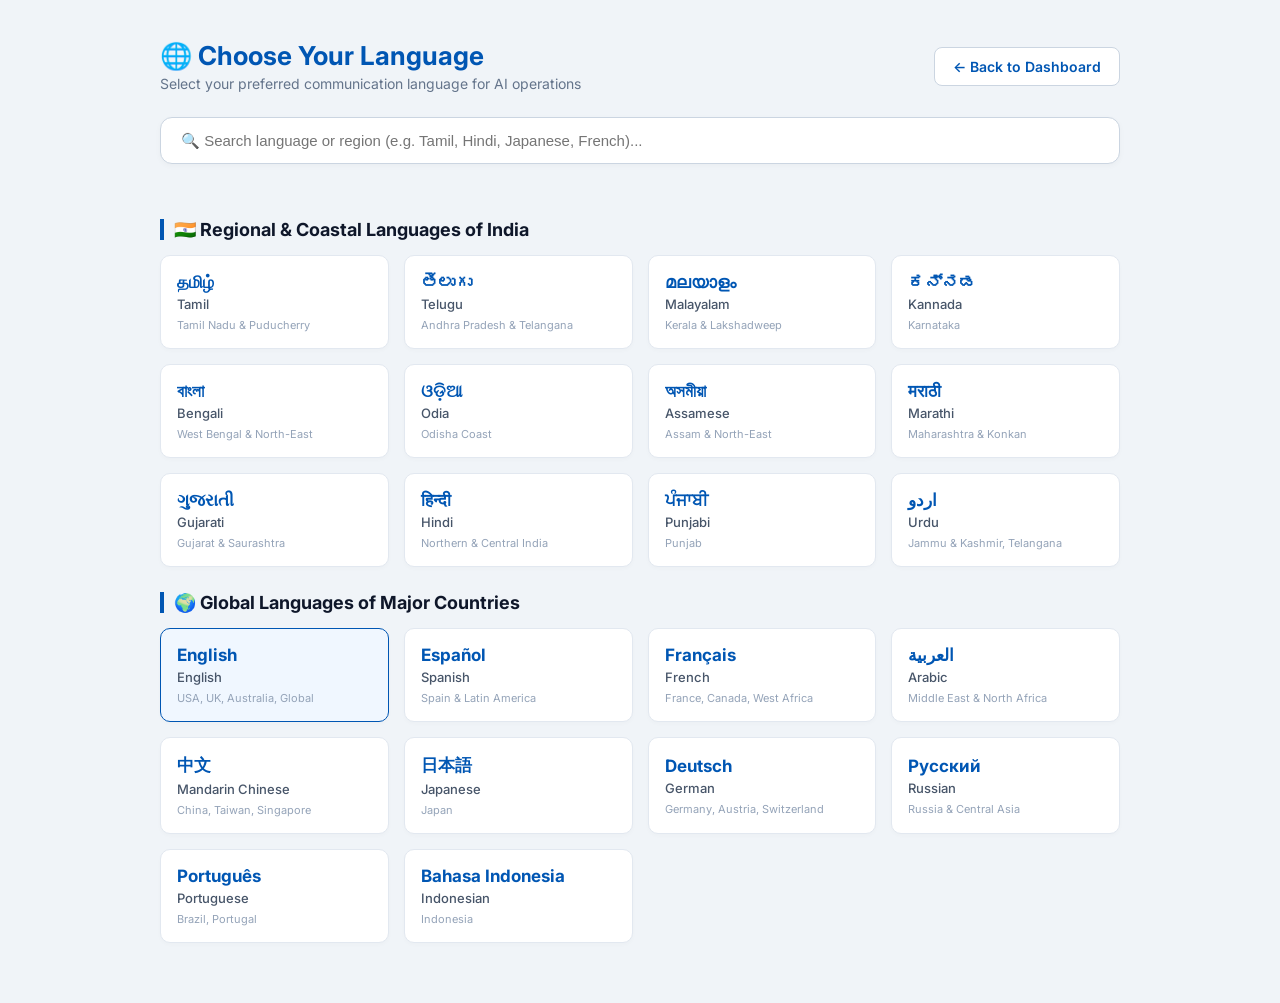
<file: language.html>
<!DOCTYPE html>
<html lang="en">
<head>
    <meta charset="UTF-8">
    <meta name="viewport" content="width=device-width, initial-scale=1.0">
    <title>Samudra AI | Select Language</title>
    <link href="https://fonts.googleapis.com/css2?family=Inter:wght@300;400;600;700&display=swap" rel="stylesheet">
    <style>
        * {
            box-sizing: border-box;
            margin: 0;
            padding: 0;
        }

        body {
            font-family: 'Inter', sans-serif;
            background: #f0f4f8;
            color: #1e293b;
            min-height: 100vh;
            padding: 40px 20px;
        }

        .container {
            max-width: 960px;
            margin: 0 auto;
        }

        .header {
            display: flex;
            justify-content: space-between;
            align-items: center;
            margin-bottom: 25px;
        }

        .brand-title h1 {
            color: #0056b3;
            font-size: 26px;
            display: flex;
            align-items: center;
            gap: 8px;
        }

        .brand-title p {
            font-size: 14px;
            color: #64748b;
            margin-top: 4px;
        }

        .back-btn {
            text-decoration: none;
            background: #ffffff;
            color: #0056b3;
            border: 1px solid #cbd5e1;
            padding: 10px 18px;
            border-radius: 8px;
            font-weight: 600;
            font-size: 14px;
            transition: 0.2s;
        }

        .back-btn:hover {
            background: #e2e8f0;
        }

        .search-box {
            width: 100%;
            background: #ffffff;
            border: 1px solid #cbd5e1;
            padding: 14px 20px;
            border-radius: 12px;
            font-size: 15px;
            color: #1e293b;
            margin-bottom: 30px;
            box-shadow: 0 2px 6px rgba(0,0,0,0.03);
            outline: none;
        }

        .search-box:focus {
            border-color: #0056b3;
            box-shadow: 0 0 0 3px rgba(0, 86, 179, 0.15);
        }

        .section-title {
            font-size: 18px;
            font-weight: 700;
            color: #0f172a;
            margin: 25px 0 15px 0;
            display: flex;
            align-items: center;
            gap: 8px;
            border-left: 4px solid #0056b3;
            padding-left: 10px;
        }

        .lang-grid {
            display: grid;
            grid-template-columns: repeat(auto-fill, minmax(210px, 1fr));
            gap: 15px;
            margin-bottom: 20px;
        }

        .lang-card {
            background: #ffffff;
            border: 1px solid #e2e8f0;
            border-radius: 10px;
            padding: 16px;
            cursor: pointer;
            transition: all 0.2s ease;
            display: flex;
            flex-direction: column;
            justify-content: center;
            box-shadow: 0 2px 4px rgba(0,0,0,0.02);
        }

        .lang-card:hover {
            border-color: #0056b3;
            transform: translateY(-2px);
            box-shadow: 0 6px 12px rgba(0, 86, 179, 0.1);
        }

        .lang-card.active {
            border-color: #0056b3;
            background: #f0f7ff;
        }

        .native-name {
            font-size: 17px;
            font-weight: 700;
            color: #0056b3;
            margin-bottom: 4px;
        }

        .english-name {
            font-size: 13px;
            color: #475569;
            font-weight: 500;
        }

        .region-tag {
            font-size: 11px;
            color: #94a3b8;
            margin-top: 6px;
        }
    </style>
</head>
<body>

    <div class="container">
        <header class="header">
            <div class="brand-title">
                <h1>🌐 Choose Your Language</h1>
                <p>Select your preferred communication language for AI operations</p>
            </div>
            <a href="index.html" class="back-btn">← Back to Dashboard</a>
        </header>

        <input type="text" id="searchLang" class="search-box" placeholder="🔍 Search language or region (e.g. Tamil, Hindi, Japanese, French)..." oninput="filterLanguages()">

        <!-- REGIONAL LANGUAGES OF INDIA -->
        <div class="section-title">🇮🇳 Regional & Coastal Languages of India</div>
        <div class="lang-grid" id="indiaGrid">
            <!-- South & Coastal -->
            <div class="lang-card" onclick="chooseLanguage('Tamil')">
                <span class="native-name">தமிழ்</span>
                <span class="english-name">Tamil</span>
                <span class="region-tag">Tamil Nadu & Puducherry</span>
            </div>
            <div class="lang-card" onclick="chooseLanguage('Telugu')">
                <span class="native-name">తెలుగు</span>
                <span class="english-name">Telugu</span>
                <span class="region-tag">Andhra Pradesh & Telangana</span>
            </div>
            <div class="lang-card" onclick="chooseLanguage('Malayalam')">
                <span class="native-name">മലയാളം</span>
                <span class="english-name">Malayalam</span>
                <span class="region-tag">Kerala & Lakshadweep</span>
            </div>
            <div class="lang-card" onclick="chooseLanguage('Kannada')">
                <span class="native-name">ಕನ್ನಡ</span>
                <span class="english-name">Kannada</span>
                <span class="region-tag">Karnataka</span>
            </div>

            <!-- East & Coastal -->
            <div class="lang-card" onclick="chooseLanguage('Bengali')">
                <span class="native-name">বাংলা</span>
                <span class="english-name">Bengali</span>
                <span class="region-tag">West Bengal & North-East</span>
            </div>
            <div class="lang-card" onclick="chooseLanguage('Odia')">
                <span class="native-name">ଓଡ଼ିଆ</span>
                <span class="english-name">Odia</span>
                <span class="region-tag">Odisha Coast</span>
            </div>
            <div class="lang-card" onclick="chooseLanguage('Assamese')">
                <span class="native-name">অসমীয়া</span>
                <span class="english-name">Assamese</span>
                <span class="region-tag">Assam & North-East</span>
            </div>

            <!-- West & Coastal -->
            <div class="lang-card" onclick="chooseLanguage('Marathi')">
                <span class="native-name">मराठी</span>
                <span class="english-name">Marathi</span>
                <span class="region-tag">Maharashtra & Konkan</span>
            </div>
            <div class="lang-card" onclick="chooseLanguage('Gujarati')">
                <span class="native-name">ગુજરાતી</span>
                <span class="english-name">Gujarati</span>
                <span class="region-tag">Gujarat & Saurashtra</span>
            </div>

            <!-- North & Central -->
            <div class="lang-card" onclick="chooseLanguage('Hindi')">
                <span class="native-name">हिन्दी</span>
                <span class="english-name">Hindi</span>
                <span class="region-tag">Northern & Central India</span>
            </div>
            <div class="lang-card" onclick="chooseLanguage('Punjabi')">
                <span class="native-name">ਪੰਜਾਬੀ</span>
                <span class="english-name">Punjabi</span>
                <span class="region-tag">Punjab</span>
            </div>
            <div class="lang-card" onclick="chooseLanguage('Urdu')">
                <span class="native-name">اردو</span>
                <span class="english-name">Urdu</span>
                <span class="region-tag">Jammu & Kashmir, Telangana</span>
            </div>
        </div>

        <!-- GLOBAL LANGUAGES -->
        <div class="section-title">🌍 Global Languages of Major Countries</div>
        <div class="lang-grid" id="globalGrid">
            <div class="lang-card" onclick="chooseLanguage('English')">
                <span class="native-name">English</span>
                <span class="english-name">English</span>
                <span class="region-tag">USA, UK, Australia, Global</span>
            </div>
            <div class="lang-card" onclick="chooseLanguage('Spanish')">
                <span class="native-name">Español</span>
                <span class="english-name">Spanish</span>
                <span class="region-tag">Spain & Latin America</span>
            </div>
            <div class="lang-card" onclick="chooseLanguage('French')">
                <span class="native-name">Français</span>
                <span class="english-name">French</span>
                <span class="region-tag">France, Canada, West Africa</span>
            </div>
            <div class="lang-card" onclick="chooseLanguage('Arabic')">
                <span class="native-name">العربية</span>
                <span class="english-name">Arabic</span>
                <span class="region-tag">Middle East & North Africa</span>
            </div>
            <div class="lang-card" onclick="chooseLanguage('Mandarin Chinese')">
                <span class="native-name">中文</span>
                <span class="english-name">Mandarin Chinese</span>
                <span class="region-tag">China, Taiwan, Singapore</span>
            </div>
            <div class="lang-card" onclick="chooseLanguage('Japanese')">
                <span class="native-name">日本語</span>
                <span class="english-name">Japanese</span>
                <span class="region-tag">Japan</span>
            </div>
            <div class="lang-card" onclick="chooseLanguage('German')">
                <span class="native-name">Deutsch</span>
                <span class="english-name">German</span>
                <span class="region-tag">Germany, Austria, Switzerland</span>
            </div>
            <div class="lang-card" onclick="chooseLanguage('Russian')">
                <span class="native-name">Русский</span>
                <span class="english-name">Russian</span>
                <span class="region-tag">Russia & Central Asia</span>
            </div>
            <div class="lang-card" onclick="chooseLanguage('Portuguese')">
                <span class="native-name">Português</span>
                <span class="english-name">Portuguese</span>
                <span class="region-tag">Brazil, Portugal</span>
            </div>
            <div class="lang-card" onclick="chooseLanguage('Indonesian')">
                <span class="native-name">Bahasa Indonesia</span>
                <span class="english-name">Indonesian</span>
                <span class="region-tag">Indonesia</span>
            </div>
        </div>
    </div>

    <script>
        // Pre-highlight current selection
        const savedLang = localStorage.getItem("selectedLanguage") || "English";
        document.querySelectorAll(".lang-card").forEach(card => {
            if (card.querySelector(".english-name").innerText.toLowerCase() === savedLang.toLowerCase()) {
                card.classList.add("active");
            }
        });

        function chooseLanguage(lang) {
            localStorage.setItem("selectedLanguage", lang);
            window.location.href = "index.html";
        }

        function filterLanguages() {
            const query = document.getElementById("searchLang").value.toLowerCase();
            const cards = document.querySelectorAll(".lang-card");
            cards.forEach(card => {
                const text = card.innerText.toLowerCase();
                card.style.display = text.includes(query) ? "flex" : "none";
            });
        }
    </script>
</body>
</html>
</file>
